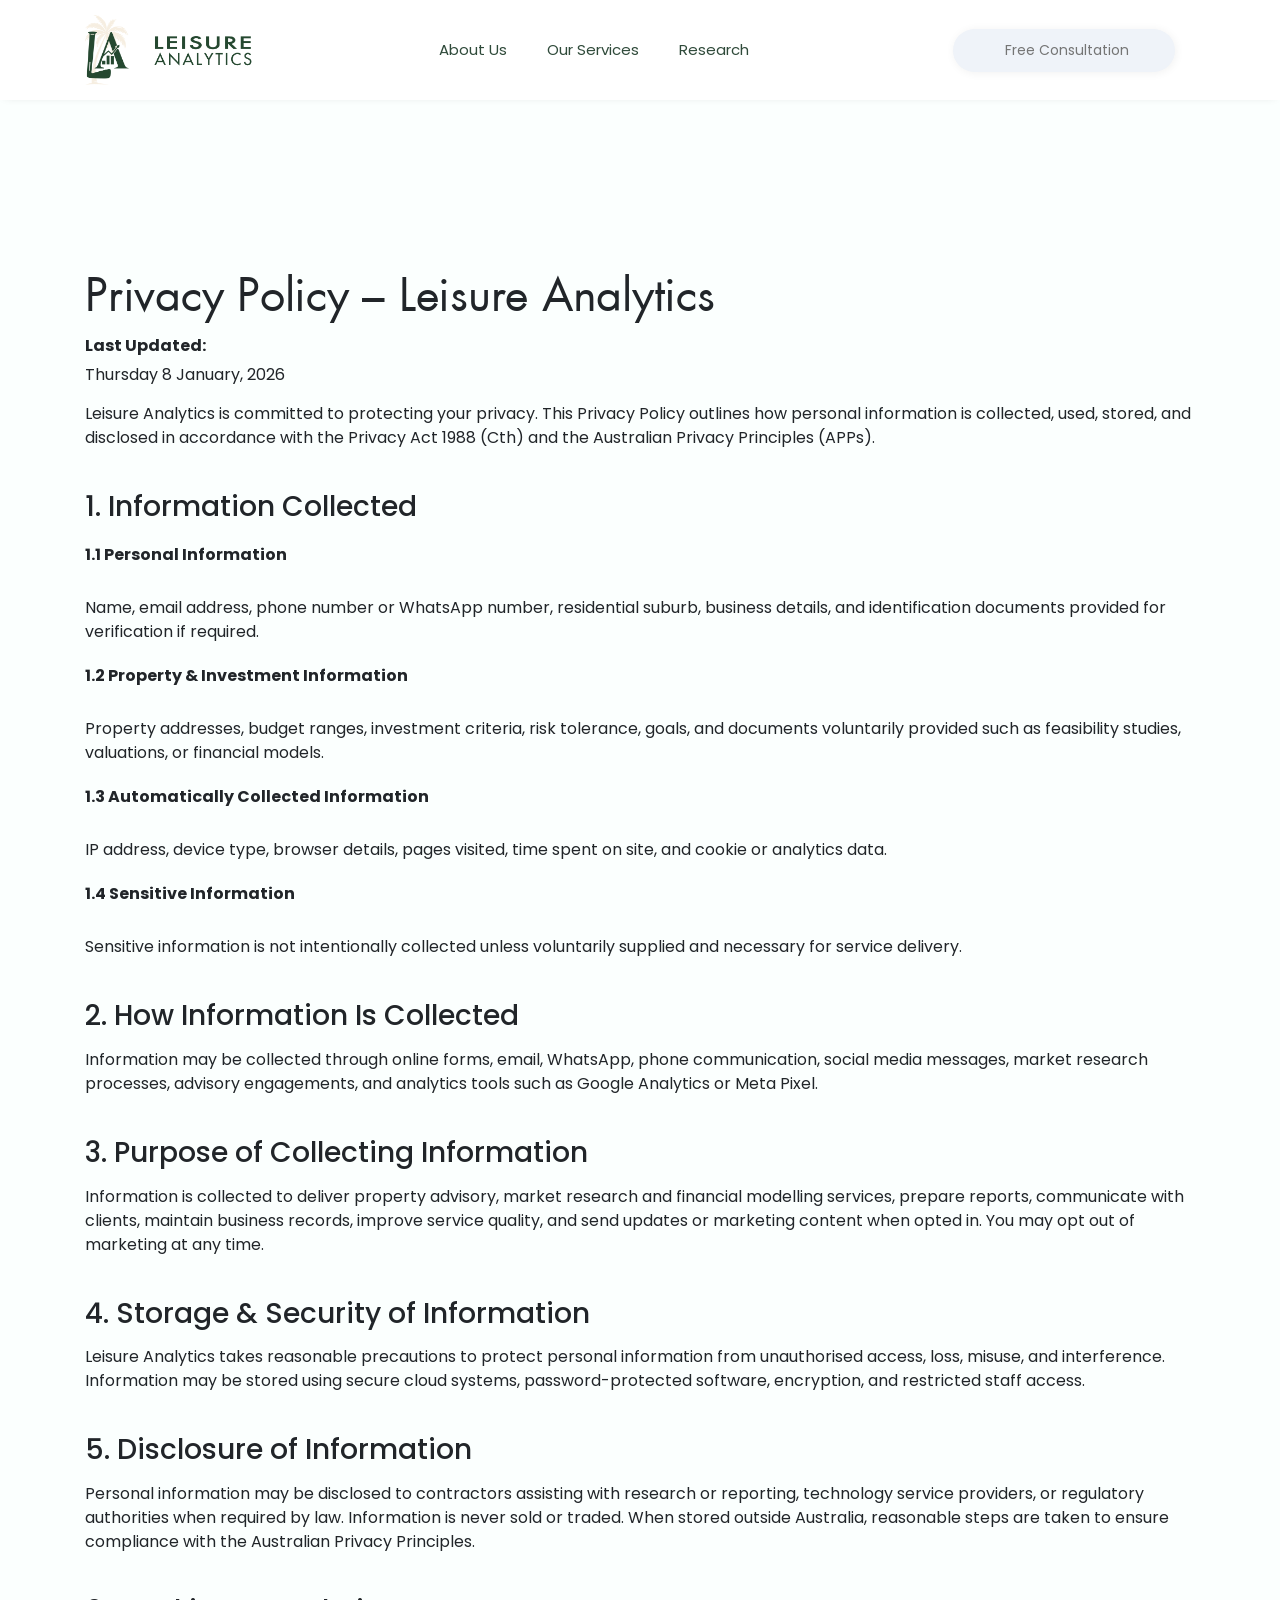
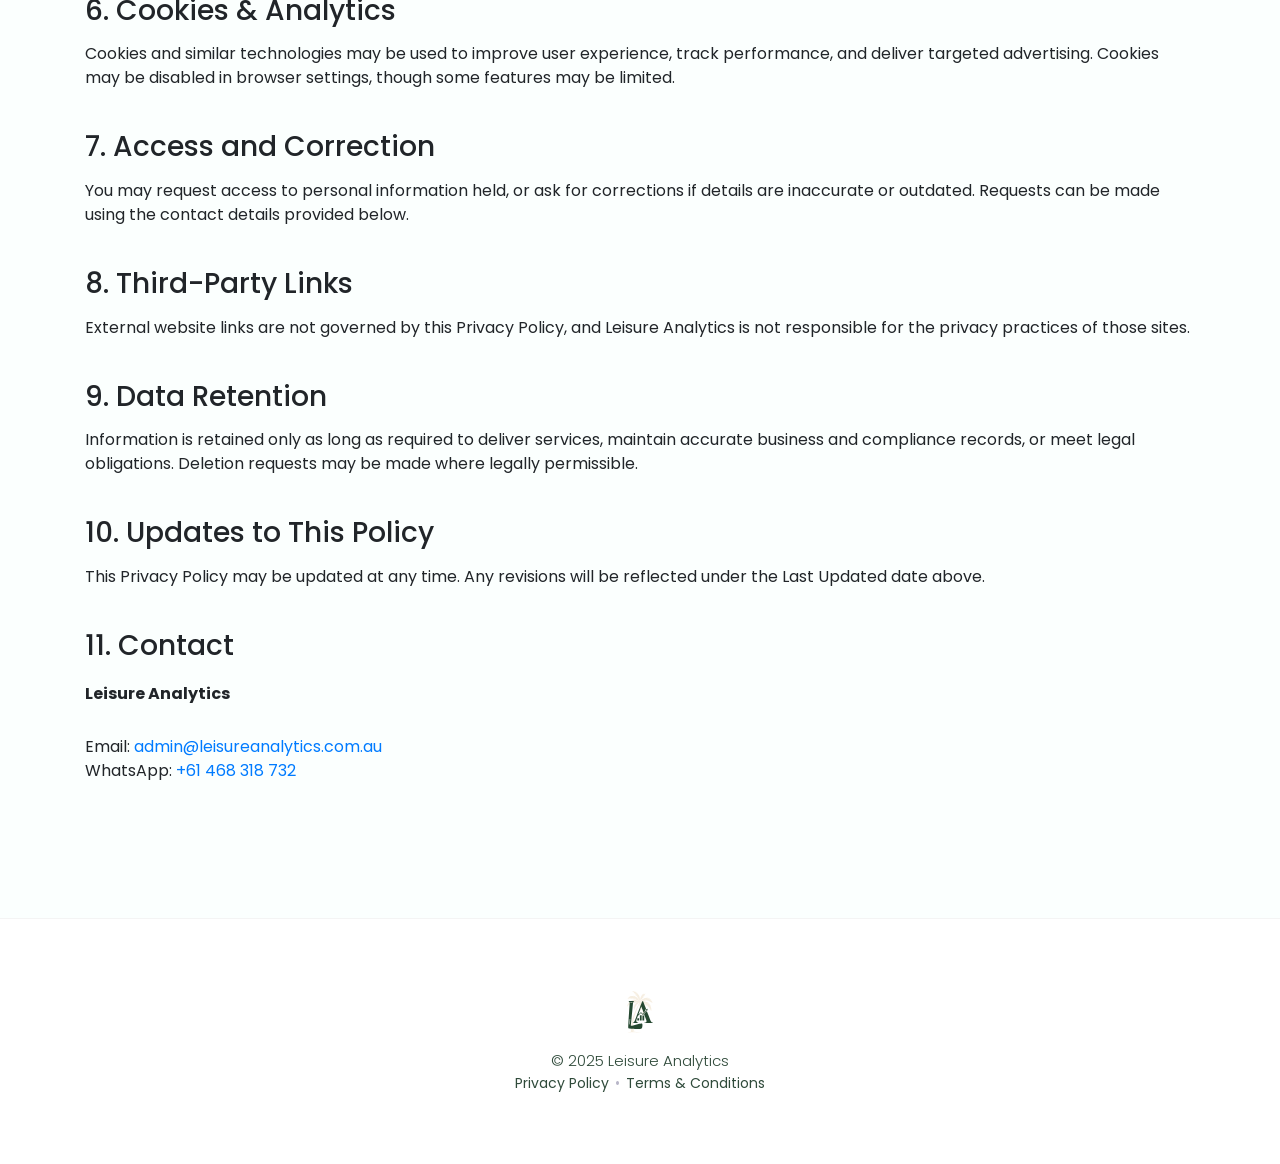
<file: privacy-policy.html>
<!DOCTYPE html>
<html lang="en">

<head>
    <meta charset="UTF-8">
    <meta name="viewport" content="width=device-width, initial-scale=1.0">
    <title>Privacy Policy | Leisure Analytics</title>

    <!-- SEO -->
    <meta name="description" content="Leisure Analytics' commitment to protecting your privacy. Read our Privacy Policy to understand how we handle your information.">
    <meta name="keywords" content="Privacy Policy, data protection, Leisure Analytics, Australian Privacy Principles">

    <!-- Favicon -->
    <link rel="icon" href="img/favicon.ico.png" type="image/x-icon">

    <!-- Google Font -->
    <link href="https://fonts.googleapis.com/css?family=Poppins:100,200,300,400,500,600,700,800,900" rel="stylesheet">

    <!-- CSS Framework & Plugins -->
    <link rel="stylesheet" href="css/bootstrap.min.css">
    <link rel="stylesheet" href="css/plugins/animate.css">
    <link rel="stylesheet" href="css/plugins/slick.css">
    <link rel="stylesheet" href="css/plugins/slick-theme.css">
    <link rel="stylesheet" href="css/plugins/magnific-popup.css">
    <link rel="stylesheet" href="css/main.css">
    <script src="https://code.jquery.com/jquery-3.6.0.min.js"></script>


    
</head>

<body>
    <!-- Navbar -->
   <nav class="navbar navbar-expand-lg navbar-light nav-research fixed-top">
        <div class="container">
<a href="index.html">
    <img src="img/logo.png" style="height: 70px;" alt="Leisure Analytics logo">
</a>
            <button class="navbar-toggler" type="button" data-toggle="collapse" data-target="#navbarNavDropdown"
                aria-controls="navbarNavDropdown" aria-expanded="false" aria-label="Toggle navigation">
                <span class="navbar-toggler-icon"></span>
            </button>
            <div class="collapse navbar-collapse" id="navbarNavDropdown">
                <ul class="navbar-nav m-auto">
                    <li class="nav-item">
                        <a class="nav-link" href="about.html">About Us</a>
                    </li>
                    </li>

                    <li class="nav-item">
                        <a class="nav-link" href="#our-services">Our Services</a>
                    </li>
                    <li class="nav-item">
                        <a class="nav-link" href="research.html">Research</a>
                    </li>
                </ul>
                <a href="https://calendly.com/sam-leisureanalytics" class="btn-1">
                    <i aria-hidden="true" style="margin-right:6px; color:#28a745;"></i>Free Consultation
                </a>
            </div>
        </div>
    </nav>

    <!-- Privacy Policy Section -->
    <section class="worked" id="privacy-policy" style="margin-top: 40px;">
        <div class="container">
            <div class="row">
                <div class="col-lg-12">
                    <div class="box">
                        <h2>Privacy Policy – Leisure Analytics</h2>
                        <div class="line"></div>
                        <div class="text-and-image">
                            <p><strong>Last Updated:</strong> Thursday 8 January, 2026</p>
                            <p>Leisure Analytics is committed to protecting your privacy. This Privacy Policy outlines how personal information is collected, used, stored, and disclosed in accordance with the Privacy Act 1988 (Cth) and the Australian Privacy Principles (APPs).</p>

                            <h3>1. Information Collected</h3>
                            <p><strong>1.1 Personal Information</strong><br>Name, email address, phone number or WhatsApp number, residential suburb, business details, and identification documents provided for verification if required.</p>
                            <p><strong>1.2 Property & Investment Information</strong><br>Property addresses, budget ranges, investment criteria, risk tolerance, goals, and documents voluntarily provided such as feasibility studies, valuations, or financial models.</p>
                            <p><strong>1.3 Automatically Collected Information</strong><br>IP address, device type, browser details, pages visited, time spent on site, and cookie or analytics data.</p>
                            <p><strong>1.4 Sensitive Information</strong><br>Sensitive information is not intentionally collected unless voluntarily supplied and necessary for service delivery.</p>

                            <h3>2. How Information Is Collected</h3>
                            <p>Information may be collected through online forms, email, WhatsApp, phone communication, social media messages, market research processes, advisory engagements, and analytics tools such as Google Analytics or Meta Pixel.</p>

                            <h3>3. Purpose of Collecting Information</h3>
                            <p>Information is collected to deliver property advisory, market research and financial modelling services, prepare reports, communicate with clients, maintain business records, improve service quality, and send updates or marketing content when opted in. You may opt out of marketing at any time.</p>

                            <h3>4. Storage & Security of Information</h3>
                            <p>Leisure Analytics takes reasonable precautions to protect personal information from unauthorised access, loss, misuse, and interference. Information may be stored using secure cloud systems, password-protected software, encryption, and restricted staff access.</p>

                            <h3>5. Disclosure of Information</h3>
                            <p>Personal information may be disclosed to contractors assisting with research or reporting, technology service providers, or regulatory authorities when required by law. Information is never sold or traded. When stored outside Australia, reasonable steps are taken to ensure compliance with the Australian Privacy Principles.</p>

                            <h3>6. Cookies & Analytics</h3>
                            <p>Cookies and similar technologies may be used to improve user experience, track performance, and deliver targeted advertising. Cookies may be disabled in browser settings, though some features may be limited.</p>

                            <h3>7. Access and Correction</h3>
                            <p>You may request access to personal information held, or ask for corrections if details are inaccurate or outdated. Requests can be made using the contact details provided below.</p>

                            <h3>8. Third-Party Links</h3>
                            <p>External website links are not governed by this Privacy Policy, and Leisure Analytics is not responsible for the privacy practices of those sites.</p>

                            <h3>9. Data Retention</h3>
                            <p>Information is retained only as long as required to deliver services, maintain accurate business and compliance records, or meet legal obligations. Deletion requests may be made where legally permissible.</p>

                            <h3>10. Updates to This Policy</h3>
                            <p>This Privacy Policy may be updated at any time. Any revisions will be reflected under the Last Updated date above.</p>

                            <h3>11. Contact</h3>
                            <p><strong>Leisure Analytics</strong><br>
                                Email: <a href="mailto:sam@leisureanalytics.com.au">admin@leisureanalytics.com.au</a><br>
                                WhatsApp: <a href="https://wa.me/61468318732">+61 468 318 732</a>
                            </p>
                        </div>
                    </div>
                </div>
            </div>
        </div>
    </section>

    <!-- Footer (reused from index) -->
    <footer class="footer">
        <div class="container text-center">
            <div class="content">
                <img src="img/Footer-logo.svg" alt="Logo" style="height: 46px; width: 50px;">
                <p>© 2025 Leisure Analytics</p>
                <div class="footer-links">
                    <a class="nav-link small-link" href="privacy-policy.html">Privacy Policy</a>
                    <span class="dot">•</span>
                    <a class="nav-link small-link" href="terms.html">Terms & Conditions</a>
                </div>
            </div>
        </div>
    </footer>

    <!-- Scripts -->
    <script src="js/plugins/popper.min.js"></script>
    <script src="js/bootstrap.min.js"></script>
</body>

</html>
</file>
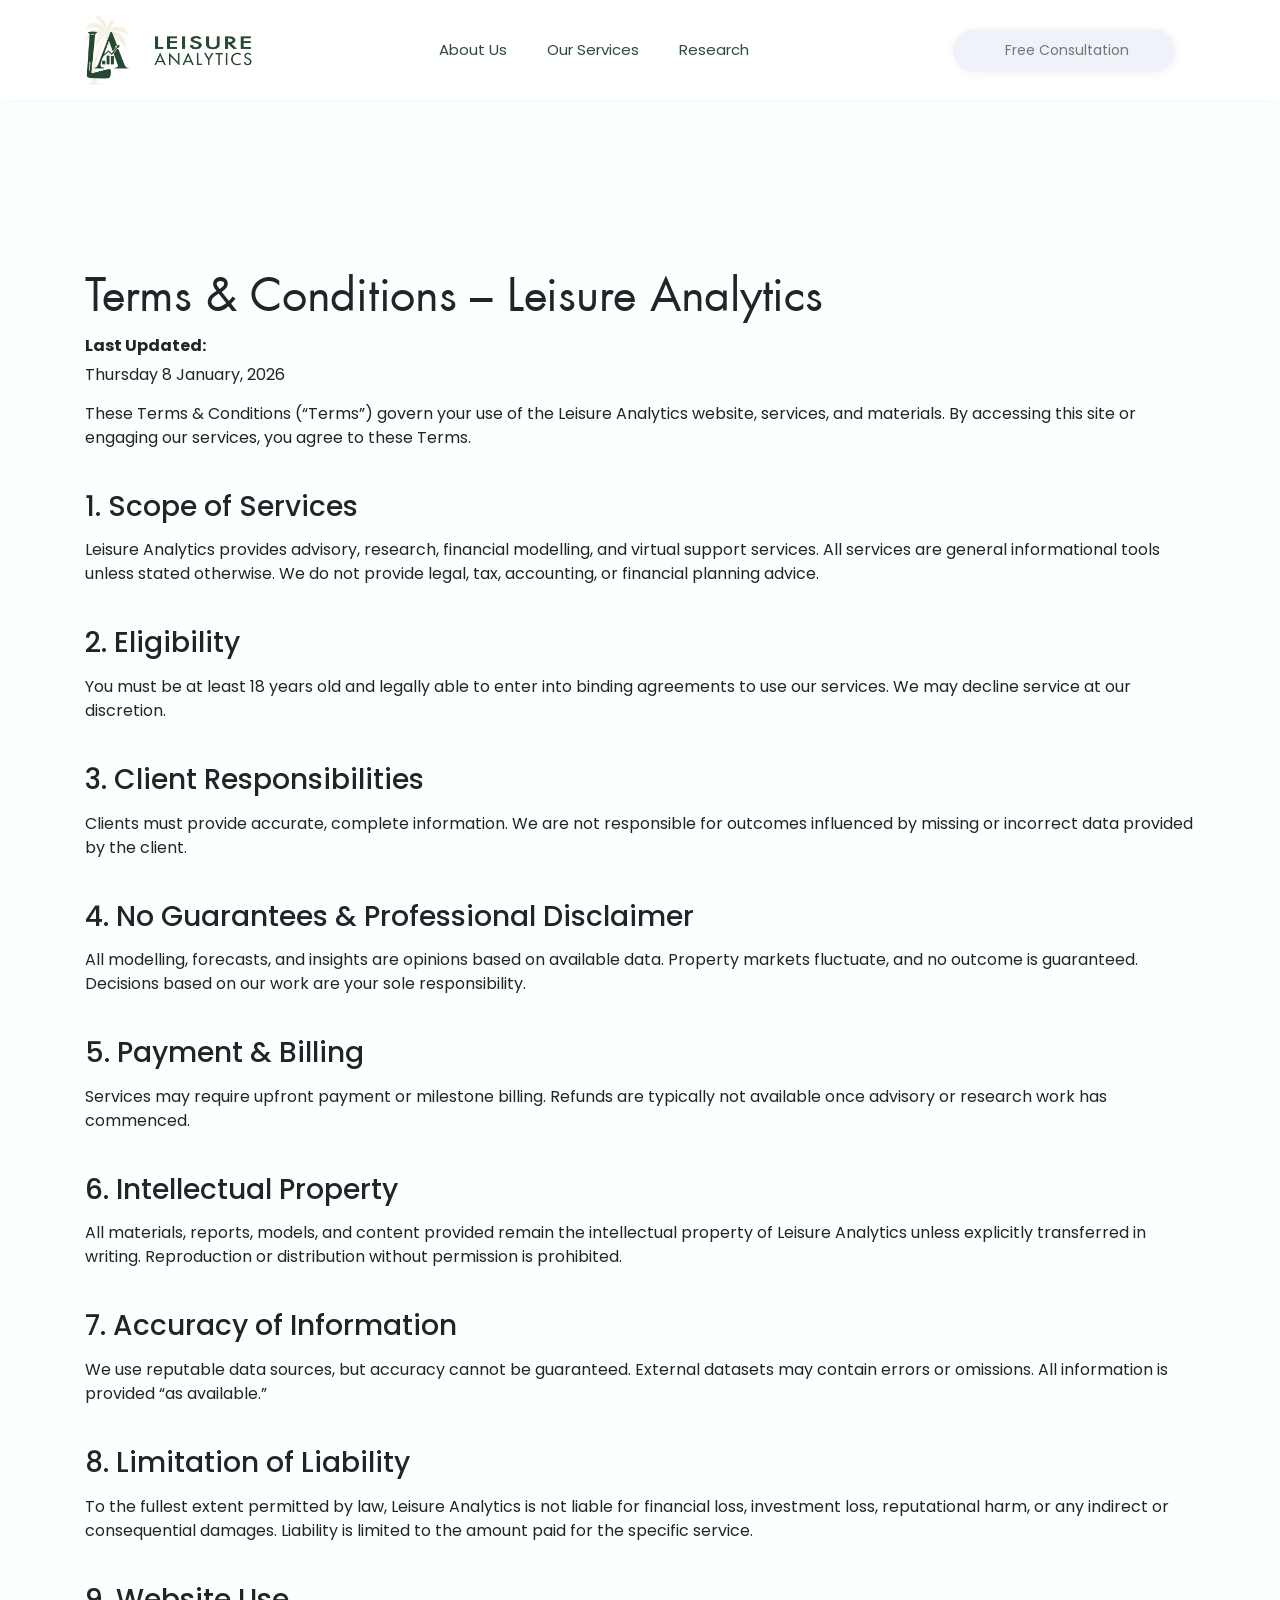
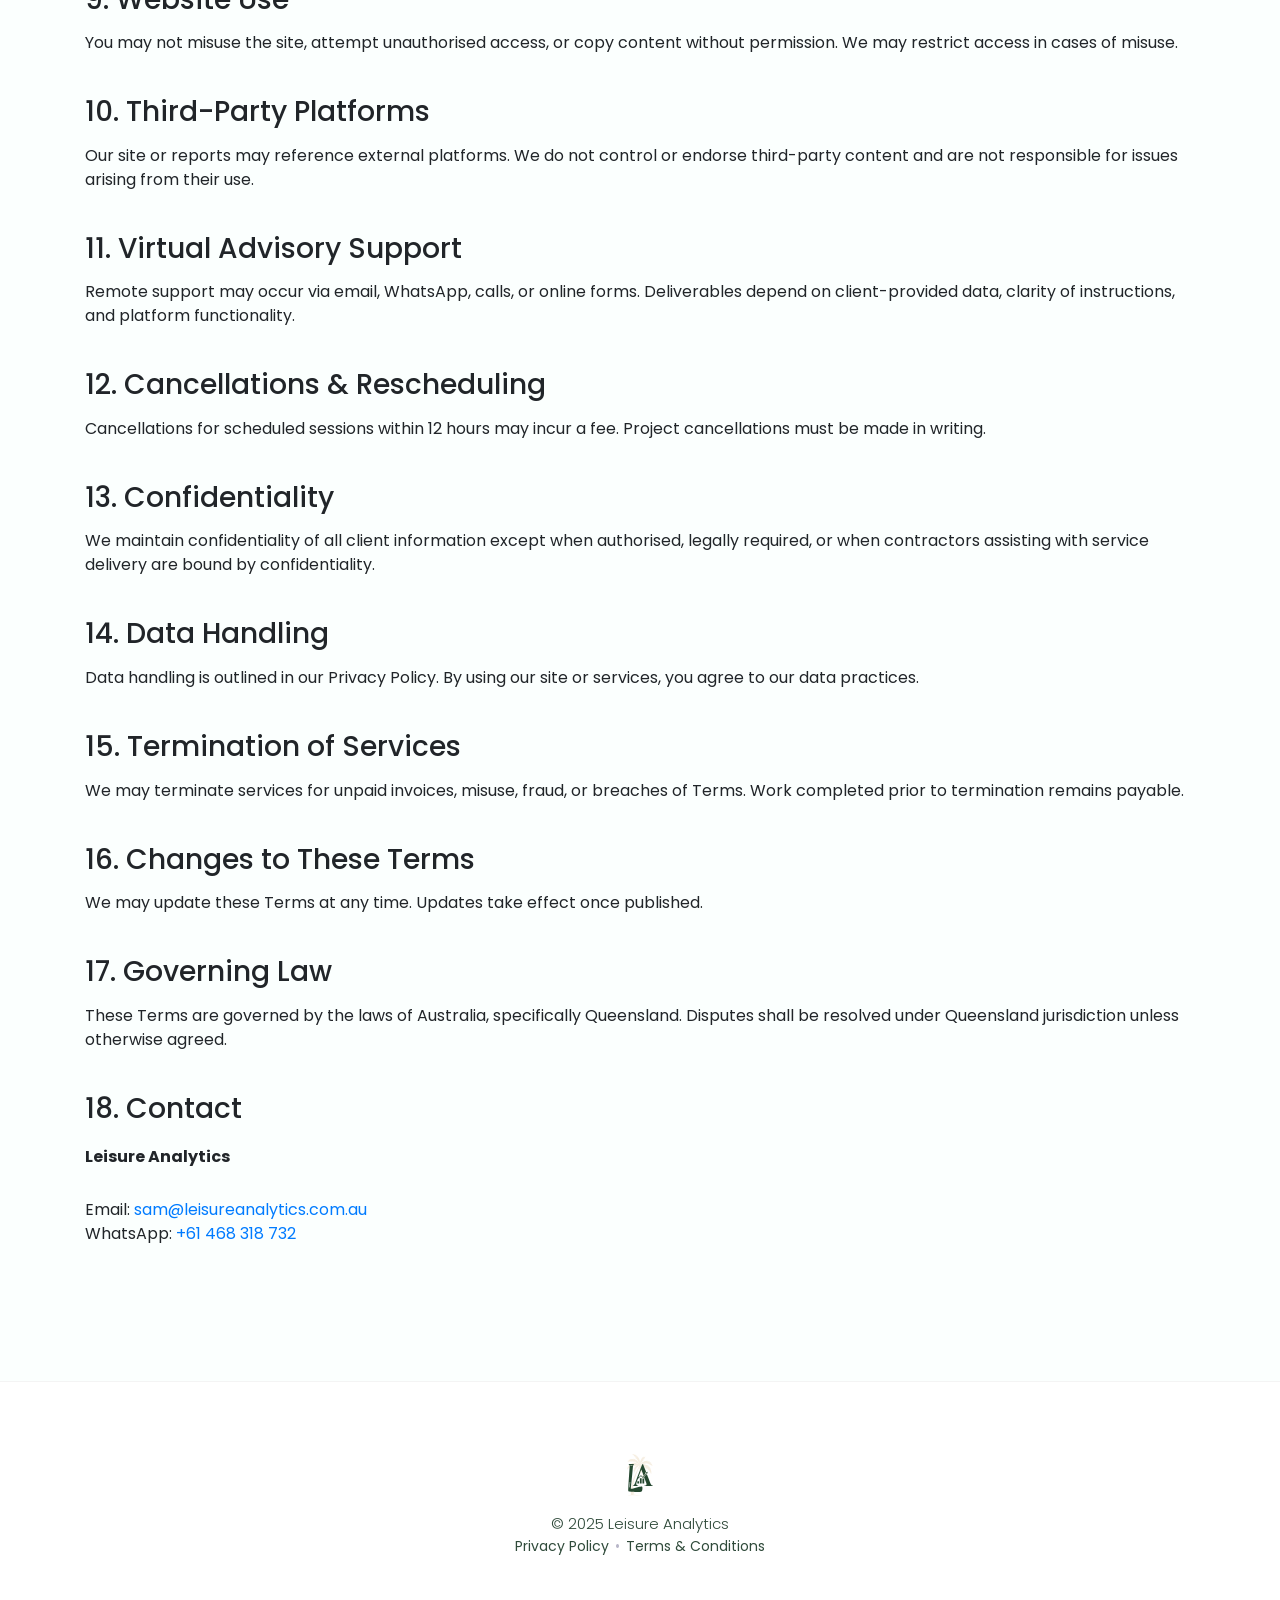
<file: terms.html>
<!DOCTYPE html>
<html lang="en">

<head>
    <meta charset="UTF-8">
    <meta name="viewport" content="width=device-width, initial-scale=1.0">
    <title>Terms & Conditions | Leisure Analytics</title>

    <!-- SEO -->
    <meta name="description" content="Terms and Conditions of using Leisure Analytics services and website.">
    <meta name="keywords" content="Terms and Conditions, Terms of Use, Leisure Analytics">

    <link rel="icon" href="img/favicon.ico.png" type="image/x-icon">
    <link href="https://fonts.googleapis.com/css?family=Poppins:100,200,300,400,500,600,700,800,900" rel="stylesheet">

    <link rel="stylesheet" href="css/bootstrap.min.css">
    <link rel="stylesheet" href="css/plugins/animate.css">
    <link rel="stylesheet" href="css/plugins/slick.css">
    <link rel="stylesheet" href="css/plugins/slick-theme.css">
    <link rel="stylesheet" href="css/plugins/magnific-popup.css">
    <link rel="stylesheet" href="css/main.css">
    <script src="https://code.jquery.com/jquery-3.6.0.min.js"></script>

</head>

<body>
    <!-- Navbar -->
    <nav class="navbar navbar-expand-lg navbar-light nav-research fixed-top">
        <div class="container">
<a href="index.html">
    <img src="img/logo.png" style="height: 70px;" alt="Leisure Analytics logo">
</a>
            <button class="navbar-toggler" type="button" data-toggle="collapse" data-target="#navbarNavDropdown"
                aria-controls="navbarNavDropdown" aria-expanded="false" aria-label="Toggle navigation">
                <span class="navbar-toggler-icon"></span>
            </button>
            <div class="collapse navbar-collapse" id="navbarNavDropdown">
                <ul class="navbar-nav m-auto">
                    <li class="nav-item">
                        <a class="nav-link" href="about.html">About Us</a>
                    </li>
                    </li>

                    <li class="nav-item">
                        <a class="nav-link" href="#our-services">Our Services</a>
                    </li>
                    <li class="nav-item">
                        <a class="nav-link" href="research.html">Research</a>
                    </li>
                </ul>
                <a href="https://calendly.com/sam-leisureanalytics" class="btn-1">
                    <i aria-hidden="true" style="margin-right:6px; color:#28a745;"></i>Free Consultation
                </a>
            </div>
        </div>
    </nav>

    <!-- Terms Section -->
    <section class="worked" id="terms" style="margin-top: 40px;">
        <div class="container">
            <div class="row">
                <div class="col-lg-12">
                    <div class="box">
                        <h2>Terms & Conditions – Leisure Analytics</h2>
                        <div class="line"></div>
                        <div class="text-and-image">
                            <p><strong>Last Updated:</strong> Thursday 8 January, 2026</p>

                            <p>These Terms & Conditions (“Terms”) govern your use of the Leisure Analytics website, services, and materials. By accessing this site or engaging our services, you agree to these Terms.</p>

                            <h3>1. Scope of Services</h3>
                            <p>Leisure Analytics provides advisory, research, financial modelling, and virtual support services. All services are general informational tools unless stated otherwise. We do not provide legal, tax, accounting, or financial planning advice.</p>

                            <h3>2. Eligibility</h3>
                            <p>You must be at least 18 years old and legally able to enter into binding agreements to use our services. We may decline service at our discretion.</p>

                            <h3>3. Client Responsibilities</h3>
                            <p>Clients must provide accurate, complete information. We are not responsible for outcomes influenced by missing or incorrect data provided by the client.</p>

                            <h3>4. No Guarantees & Professional Disclaimer</h3>
                            <p>All modelling, forecasts, and insights are opinions based on available data. Property markets fluctuate, and no outcome is guaranteed. Decisions based on our work are your sole responsibility.</p>

                            <h3>5. Payment & Billing</h3>
                            <p>Services may require upfront payment or milestone billing. Refunds are typically not available once advisory or research work has commenced.</p>

                            <h3>6. Intellectual Property</h3>
                            <p>All materials, reports, models, and content provided remain the intellectual property of Leisure Analytics unless explicitly transferred in writing. Reproduction or distribution without permission is prohibited.</p>

                            <h3>7. Accuracy of Information</h3>
                            <p>We use reputable data sources, but accuracy cannot be guaranteed. External datasets may contain errors or omissions. All information is provided “as available.”</p>

                            <h3>8. Limitation of Liability</h3>
                            <p>To the fullest extent permitted by law, Leisure Analytics is not liable for financial loss, investment loss, reputational harm, or any indirect or consequential damages. Liability is limited to the amount paid for the specific service.</p>

                            <h3>9. Website Use</h3>
                            <p>You may not misuse the site, attempt unauthorised access, or copy content without permission. We may restrict access in cases of misuse.</p>

                            <h3>10. Third-Party Platforms</h3>
                            <p>Our site or reports may reference external platforms. We do not control or endorse third-party content and are not responsible for issues arising from their use.</p>

                            <h3>11. Virtual Advisory Support</h3>
                            <p>Remote support may occur via email, WhatsApp, calls, or online forms. Deliverables depend on client-provided data, clarity of instructions, and platform functionality.</p>

                            <h3>12. Cancellations & Rescheduling</h3>
                            <p>Cancellations for scheduled sessions within 12 hours may incur a fee. Project cancellations must be made in writing.</p>

                            <h3>13. Confidentiality</h3>
                            <p>We maintain confidentiality of all client information except when authorised, legally required, or when contractors assisting with service delivery are bound by confidentiality.</p>

                            <h3>14. Data Handling</h3>
                            <p>Data handling is outlined in our Privacy Policy. By using our site or services, you agree to our data practices.</p>

                            <h3>15. Termination of Services</h3>
                            <p>We may terminate services for unpaid invoices, misuse, fraud, or breaches of Terms. Work completed prior to termination remains payable.</p>

                            <h3>16. Changes to These Terms</h3>
                            <p>We may update these Terms at any time. Updates take effect once published.</p>

                            <h3>17. Governing Law</h3>
                            <p>These Terms are governed by the laws of Australia, specifically Queensland. Disputes shall be resolved under Queensland jurisdiction unless otherwise agreed.</p>

                            <h3>18. Contact</h3>
                            <p><strong>Leisure Analytics</strong><br>
                                Email: <a href="mailto:sam@leisureanalytics.com.au">sam@leisureanalytics.com.au</a><br>
                                WhatsApp: <a href="https://wa.me/61468318732">+61 468 318 732</a>
                            </p>
                        </div>
                    </div>
                </div>
            </div>
        </div>
    </section>

    <!-- Footer -->
    <footer class="footer">
        <div class="container text-center">
            <div class="content">
                <img src="img/Footer-logo.svg" alt="Logo" style="height: 46px; width: 50px;">
                <p>© 2025 Leisure Analytics</p>
                <div class="footer-links">
                    <a class="nav-link small-link" href="privacy-policy.html">Privacy Policy</a>
                    <span class="dot">•</span>
                    <a class="nav-link small-link" href="terms.html">Terms & Conditions</a>
                </div>
            </div>
        </div>
    </footer>

    <!-- Scripts -->
    <script src="js/plugins/popper.min.js"></script>
    <script src="js/bootstrap.min.js"></script>
</body>

</html>
</file>
<file: css/main.css>
/* ----------------------------------

Name: main.css
Version: 1.0

-------------------------------------

Table of contents
        
    01. Navbar
    02. Slider
    03. Features
    04. Join
    05. Get Started
    06. Customer
    07. Testimonials
    08. Our Team
    09. Worked
    10. Download
    11. Video
    12. Media
    13. Our Price
    14. Clients
    15. Contact Us
    16. Footer
    17. Page Loading
    18. Media Query
*/

/* ==============================
   GLOBAL SECTION SPACING SYSTEM
   ============================== */

:root {
    --section-pad-desktop: 120px;
    --section-pad-mobile: 80px;
    /* keeps rhythm on small screens */
}

/* Default: every section has consistent top/bottom spacing */
section {
    padding: var(--section-pad-desktop) 0;
}

section.slider {
    padding: 0;
    min-height: calc(100vh - 100px);
    display: flex;
    align-items: center;
}

section.slider .content {
    margin-top: 0;
    padding-top: 0;
}

/* STOP headings from adding extra space above/below */
section h1,
section h2,
section h3,
section p {
    margin-top: 0;
    margin-bottom: 0;
}

/* Only add bottom spacing intentionally */
section h2 {
    margin-bottom: 0.5rem;
    /* tweak if needed */
}


@font-face {
    font-family: "Futura Book";
    src: url("../fonts/Futura-Book.woff2") format("woff2"),
        url("../fonts/Futura-Book.woff") format("woff"),
        url("../fonts/Futura-Book.ttf") format("truetype");
    font-weight: 300;
    font-style: normal;
    font-display: swap;
}

h1 {
    font-family: "Futura Book", "Futura PT", "Avenir Next", "Inter", sans-serif !important;
    font-weight: 300;
    font-size: clamp(2.8rem, 6vw, 4.5rem);
    line-height: 1.1;
    letter-spacing: -0.5px;
}

h2 {
    font-family: "Futura Book", "Futura PT", "Avenir Next", "Inter", sans-serif;
    font-weight: 300;
    font-size: clamp(1.8rem, 4vw, 2.8rem);
    line-height: 1.2;
    letter-spacing: -0.25px;
    margin-bottom: 1rem;
    /* optional, but usually tidy */
}


/* Consistent section headings everywhere */
.heading h2 {
    font-size: 30px;
    font-weight: 700;
    color: #4a545e;
    margin: 0 0 15px;
    padding: 0;
    letter-spacing: -0.25px;
}

/* keep the line consistent too (optional) */
.heading .line {
    background: linear-gradient(135deg, #B8B6C8 0%, #8FA2B1 100%);
    height: 2px;
    width: 50px;
}


body {
    font-family: 'Poppins', sans-serif;
    background: #fbfffe;
}





/*--------------------------------------------------
[1. Start Navbar]
--------------------------------------------------*/
.navbar {
    padding: 20px 0;
    background: transparent;
}


.navbar .nav-item {
    padding: 0;
    margin: 0;
}

.navbar .nav-item .nav-link {
    padding: 0;
    margin: 0 0 0 45px;
    font-size: 15px;
    color: #ffffff;
    font-weight: 400;
    transition: all 0.4s ease-in-out;
}

.navbar .nav-item .nav-link:hover {
    color: #507bf5;
}

.navbar .btn-1 {
    background: #ffffff;
    box-shadow: 1px 1px 10px 0 rgba(0, 0, 0, 0.06);
    border: 1px solid rgba(0, 0, 0, 0);
    text-decoration: none;
    color: #757575;
    border-radius: 65px;
    padding: 10px 45px;
    font-size: 14px;
    font-weight: 400;
    margin-left: 45px;
    transition: all 0.2s ease-in;

}

.navbar .btn-1:hover {
    background: transparent;
    border: 1px solid #ffffff;
    box-shadow: 1px 1px 30px 0 rgba(0, 0, 0, 0);
    color: #ffffff;

}

/* Existing Navbar Styles */

/* New Navbar Styles for Research Page */
.nav-research {
    position: fixed;
    top: 0;
    width: 100%;
    height: 100px;
    padding: 0;
    background: rgba(255, 255, 255) !important;
    z-index: 1000;
    /* Ensure it's above other elements */
    color: #ffffff;
    font-weight: 400;
    box-shadow: 0 0 10px -5px rgb(0, 0, 0, 0.2);
    transition: all 0.4s ease-in-out;
}

.nav-research .nav-item {
    padding: 0;
    margin: 0;
}

.nav-research .nav-item .nav-link {
    padding: 0;
    margin: auto 20px;
    font-size: 15px;
    color: #2F4A3A;
    font-weight: 400;
    transition: all 0.4s ease-in-out;
    text-align: center;
}

.nav-research .nav-item .nav-link:hover {
    color: #B8B6C8;
}

.nav-research .btn-1 {
    background: #EFF3F9;
    box-shadow: 1px 1px 10px 0 rgba(0, 0, 0, 0.06);
    border: 1px solid rgba(0, 0, 0, 0);
    text-decoration: none;
    color: #757575;
    border-radius: 65px;
    padding: 10px 45px;
    font-size: 14px;
    font-weight: 400;
    margin: 0 20px;
    text-align: center;
    transition: all 0.2s ease-in;
}

.nav-research .btn-1:hover {
    background: transparent;
    border: 1px solid #254830;
    box-shadow: 1px 1px 30px 0 rgba(0, 0, 0, 0);
    color: #254830;
}



/*--------------------------------------------------
[2. Start Slider]
--------------------------------------------------*/




.slider {
    position: relative;
    background: url("../img/Homepage.webp") center center no-repeat;
    background-size: cover;
    height: calc(100vh - 100px);
}

.slider::before {
    content: "";
    position: absolute;
    top: 0;
    left: 0;
    width: 100%;
    height: 100%;
    background-color: rgba(0, 0, 0, 0.5);
    z-index: 0;
    /* Adjusted z-index */
}

.slider .content {
    position: relative;
    z-index: 1;
    /* Ensure content appears above the tint overlay */
}

.slider .content {
    padding-top: 20px;
    margin-top: 40px;

}

.slider .content h1 {
    font-size: 50px;
    font-weight: 800;
    margin: 0;
    padding: 0;
    margin-bottom: 5px;

}

.slider .content p {
    font-size: 18px;
    font-weight: 300;
    line-height: 25px;
    margin: 10px auto 20px auto;
}

/*--------------------------------------------------
[3. Start Features]
--------------------------------------------------*/

.features .heading {
    margin-bottom: 40px;
}

.features .heading h2 {
    font-size: 30px;
    font-weight: 700;
    color: #4a545e;
    margin: 0;
    padding: 0;
    margin-bottom: 15px;
}

.features .heading .line {
    background: linear-gradient(135deg, #B8B6C8 0%, #8FA2B1 100%);
    height: 2px;
    width: 50px;
}

.features .heading p {
    font-size: 15px;
    font-weight: 300;
    color: #8995a1;
    line-height: 25px;
    padding: 0;
    margin: 15px 0 0;
}

.slick-track {
    display: flex;
    align-items: stretch;
}

.features .box {
    box-shadow: 2px 2px 20px 0 rgba(0, 0, 0, 0.07);
    padding: 35px 10px 25px 10px;
    margin: 10px 15px;
    border-radius: 5px;
    height: auto;
    display: flex;
    flex-direction: column;
}

.features .box img {
    height: 30%;
    width: fit-content;
    margin: 0 auto !important;
}

.features .box h3 {
    font-size: 18px;
    font-weight: 500;
    color: #596570;
    margin: 25px 0 10px;
}

.features .box p {
    font-size: 15px;
    font-weight: 300;
    color: #8995a1;
    line-height: 26px;
    margin: 0;
}

li {
    font-size: 15px;
    font-weight: 300;
    color: #8995a1;
    line-height: 26px;
    margin: 0;
}

/*--------------------------------------------------
[3. Start Research]
--------------------------------------------------*/
.research {
    position: relative;
    background: url("../img/Thailand.webp") center center no-repeat;
    background-size: cover;

}

.research .heading {
    margin-bottom: 40px;
}

.research .heading h2 {
    font-size: 30px;
    font-weight: 700;
    color: white;
    margin: 0;
    margin-bottom: 15px;
}

.research .heading .line {
    background: linear-gradient(135deg, #B8B6C8 0%, #8FA2B1 100%);
    height: 2px;
    width: 50px;
}

.research .heading p {
    font-size: 15px;
    font-weight: 300;
    color: #8995a1;
    line-height: 25px;
    padding: 0;
    margin: 15px 0 0;
}

.research .box {
    box-shadow: 2px 2px 20px 0 rgba(0, 0, 0, 0.07);
    padding: 15px 10px;
    margin: 10px 10px;
    border-radius: 5px;
}

.research .box h3 {
    font-size: 18px;
    font-weight: 500;
    color: #596570;
    margin: 25px 0 10px;
}

.research .box p {
    font-size: 15px;
    font-weight: 300;
    color: #8995a1;
    line-height: 26px;
    margin: 0;
}

.research .box img {
    max-width: 100%;
    height: auto;
}

@media (max-width: 767px) {
    .research .box {
        padding: 30px 10px;
        /* Adjust padding for smaller devices */
    }

    .research .box h3 {
        font-size: 16px;
        /* Reduce heading font size */
    }

    .research .box p {
        font-size: 14px;
        /* Reduce paragraph font size */
    }
}

/*--------------------------------------------------
[4. Start About Us]
--------------------------------------------------*/

.about-us .content {
    box-shadow: 1px 1px 30px 0 rgba(0, 0, 0, 0.08);
    border-radius: 5px;
    padding: 50px;
}

.about-us .content .box {
    padding-right: 30px;
    padding-left: 10px;
}

.about-us .content .left-box {
    border-right: 1px solid #eeeded;
}

.about-us .content .box img {
    margin-bottom: 25px;
}

.about-us .content .box h3 {
    font-size: 20px;
    font-weight: 500;
    color: #e73d59;
    margin: 0;
    padding: 0;
    margin-bottom: 15px;
}

.about-us .content .box .dark-pink {
    color: #4a545e;
}

.about-us .content .box p {
    font-size: 15px;
    font-weight: 300;
    color: #8995a1;
    line-height: 26px;
    margin: 0;
}


/* Index founder mini card additions (safe) */
.founder-photo {
    width: 120px;
    height: 120px;
    object-fit: cover;
    border-radius: 50%;
    margin-bottom: 18px;
    box-shadow: 0 10px 25px rgba(0, 0, 0, 0.12);
}

.founder-name {
    margin: 0 0 10px;
    font-size: 16px;
    font-weight: 500;
    color: #4a545e;
}

.founder-mini {
    margin-top: 10px;
    font-size: 14px;
    font-weight: 300;
    color: #8995a1;
    line-height: 24px;
}

.founder-actions {
    margin-top: 14px;
}

/* bullet list that matches your existing paragraph styling */
.about-bullets {
    margin: 14px 0 0;
    padding-left: 18px;
    color: #8995a1;
    font-size: 15px;
    font-weight: 300;
    line-height: 26px;
}

.about-bullets li {
    margin-bottom: 6px;
}



/* -----------------------------
ABOUT PAGE (additions only)
----------------------------- */

body {
    padding-top: 100px;
}

/* adjust to your navbar height */


.about-bullets {
    margin: 16px 0 0;
    padding-left: 18px;
    color: #8995a1;
    font-size: 15px;
    font-weight: 300;
    line-height: 26px;
}

.about-bullets li {
    margin-bottom: 6px;
}

.mission-strip {
    margin-top: 10px;
    border-radius: 8px;
    padding: 28px 28px;
    background: rgba(0, 0, 0, 0.03);
    border: 1px solid #eeeded;
}

.mission-strip h4 {
    margin: 0 0 8px;
    font-size: 18px;
    font-weight: 600;
    color: #4a545e;
}

.mission-strip p {
    margin: 0;
    font-size: 15px;
    font-weight: 300;
    color: #8995a1;
    line-height: 26px;
}

.about-hero .hero-cta {
    margin-top: 22px;
    display: inline-flex;
    gap: 12px;
    flex-wrap: wrap;
    justify-content: center;
}

/* Optional secondary button style that won't clash */
.btn-2 {
    display: inline-block;
    padding: 12px 28px;
    border-radius: 30px;
    border: 1px solid rgba(255, 255, 255, 0.55);
    color: #fff;
    background: transparent;
    transition: 0.3s;
    text-decoration: none;
}

.btn-2:hover {
    background: rgba(255, 255, 255, 0.12);
    color: #fff;
    text-decoration: none;
}

.founder-card {
    margin-top: 35px;
    box-shadow: 1px 1px 30px 0 rgba(0, 0, 0, 0.08);
    border-radius: 8px;
    padding: 40px;
    background: #fff;
}

.founder-photo {
    width: 180px;
    height: 180px;
    object-fit: cover;
    border-radius: 50%;
    box-shadow: 0 10px 25px rgba(0, 0, 0, 0.12);
    margin-bottom: 10px;
}

.founder-card h3 {
    margin: 0 0 6px;
    color: #4a545e;
    font-weight: 600;
}

.founder-subtitle {
    margin: 0 0 16px;
    color: #8995a1;
    font-weight: 300;
}

.founder-actions {
    margin-top: 18px;
    display: flex;
    gap: 12px;
    flex-wrap: wrap;
}

.founder-note {
    color: #8995a1;
    font-weight: 300;
}

.about-process {
    padding: 100px 0px;
}

/* Space between heading block and first content row */
.heading+.row {
    margin-top: 40px;
}

.process-box {
    box-shadow: 1px 1px 30px 0 rgba(0, 0, 0, 0.08);
    border-radius: 8px;
    padding: 28px;
    background: #fff;
    height: 100%;
}

.process-number {
    width: 38px;
    height: 38px;
    border-radius: 50%;
    display: inline-flex;
    align-items: center;
    justify-content: center;
    font-weight: 600;
    color: #fff;
    background: #4a545e;
    margin-bottom: 12px;
}

.process-box h4 {
    margin: 0 0 10px;
    font-size: 18px;
    font-weight: 600;
    color: #4a545e;
}

.process-box p {
    margin: 0;
    font-size: 15px;
    font-weight: 300;
    color: #8995a1;
    line-height: 26px;
}

/* If you don't have founder.jpg yet, this prevents ugly stretching */
@media (max-width: 767px) {
    .founder-card {
        padding: 28px;
    }
}


/*--------------------------------------------------
[5. Start Get Started]
--------------------------------------------------*/
.get-started {
    background: #B8B6C8;
    background-size: cover;
}

.get-started h2 {
    font-size: 30px;
    font-weight: 700;
    margin: 0;
    padding: 0;
}

.get-started p {
    font-size: 20px;
    font-weight: 300;
    margin: 15px;
}

.get-started .btn-1 {
    background: #ffffff;
    box-shadow: 1px 1px 10px 0 rgba(0, 0, 0, 0.06);
    border: 1px solid rgba(0, 0, 0, 0);
    text-decoration: none;
    color: #757575;
    border-radius: 65px;
    padding: 10px 45px;
    font-size: 14px;
    font-weight: 400;
    margin-top: 10px;
    display: inline-block;
    transition: all 0.2s ease-in;

}

.get-started .btn-1:hover {
    background: transparent;
    border: 1px solid #ffffff;
    box-shadow: 1px 1px 30px 0 rgba(0, 0, 0, 0);
    color: #ffffff;
}



/*--------------------------------------------------
[New Fade Effect]
--------------------------------------------------*/
#image-container {
    position: relative;
    min-height: 350px;
    /* adjust to your image height */
}

#image-container img {
    position: absolute;
    top: 0;
    left: 0;
    width: 100%;
    /* so they line up nicely */
    opacity: 0;
    transition: opacity 0.5s ease-in-out;
}

#image-container img.visible {
    opacity: 1;
}




/*--------------------------------------------------
[6. Start Customer]
--------------------------------------------------*/
.customer {
    background: url("../img/map-dots.png") center center no-repeat;
}

.customer .left .top {
    background: linear-gradient(135deg, #B8B6C8 0%, #8FA2B1 100%);
    color: #ffffff;
    font-size: 13px;
    font-weight: 300;
    border-radius: 4px;
    padding: 0 5px;
}

.customer .left h3 {
    font-size: 80px;
    color: #4a545e;
    font-weight: 400;
}

.customer .left h3 span {
    font-weight: 700;
}

.customer .left h4 {
    font-size: 25px;
    color: #4a545e;
    font-weight: 300;
}

.customer .left h4 span {
    font-weight: 700;
    margin-top: 15px;
}

.customer .left p {
    font-size: 15px;
    font-weight: 300;
    color: #8995a1;
    line-height: 26px;
    margin: 20px 0 0;
}

.customer .right h5 {
    font-size: 35px;
    font-weight: 700;
    color: #4a545e;
    margin-top: 20px;
}

.customer .right .p-1 {
    font-size: 20px;
    font-weight: 300;
    line-height: 30px;
    color: #8995a1;
}

.customer .right .p-2 {
    font-size: 15px;
    font-weight: 300;
    color: #8995a1;
    line-height: 26px;
    margin-bottom: 0;
}




/*--------------------------------------------------
[9. Start Worked]
--------------------------------------------------*/

#image-container img {
    display: none;
}
#image-container img.visible {
    display: block;
}


.our-services .box h2 {
    font-size: 35px;
    font-weight: 700;
    color: #4a545e;
    margin-bottom: 20px;
}

.our-services .box .line {
    background: linear-gradient(135deg, #B8B6C8 0%, #8FA2B1 100%);
    height: 2px;
    width: 50px;
}

.our-services .box p {
    font-size: 15px;
    font-weight: 300;
    color: #8995a1;
    line-height: 26px;
    margin: 20px 0 0;
    margin-bottom: 25px;
}

.our-services .box .btn-1 {
    background: linear-gradient(135deg, #B8B6C8 0%, #8FA2B1 100%);
    box-shadow: 1px 1px 10px 0 rgba(0, 0, 0, 0.06);
    border: 1px solid rgba(0, 0, 0, 0);
    text-decoration: none;
    color: #ffffff;
    border-radius: 65px;
    padding: 10px 45px;
    font-size: 14px;
    font-weight: 400;
    margin-top: 10px;
    display: inline-block;
    transition: all 0.2s ease-in;
}


/*--------------------------------------------------
[10. Start Other Services]
--------------------------------------------------*/
.other-services {
    background: #A9C1C6;
    background-size: cover;
    color: #ffffff;
}

.other-services h2 {
    font-size: 30px;
    font-weight: 500;
    margin: 0;
}

.other-services .btn-1 {
    background: #ffffff;
    box-shadow: 1px 1px 10px 0 rgba(0, 0, 0, 0.06);
    border: 1px solid rgba(0, 0, 0, 0);
    text-decoration: none;
    color: #757575;
    border-radius: 65px;
    padding: 10px 45px;
    font-size: 14px;
    font-weight: 400;
    transition: all 0.2s ease-in;

}

.other-services .content .btn-1:hover {
    background: transparent;
    border: 1px solid #ffffff;
    box-shadow: 1px 1px 30px 0 rgba(0, 0, 0, 0);
    color: #ffffff;
}



.testimonial {
    background: #2F4A3A;
    /* brand background */
    font-family: "Playfair Display", Georgia, serif;
}

.testimonial-quote {
    font-style: italic;
    font-size: 1.05rem;
    /* smaller + refined */
    line-height: 1.65;
    max-width: 720px;
    margin: 0 auto;
    letter-spacing: 0.3px;
    /* subtle print-like feel */
}

.testimonial-author {
    margin-top: 18px;
    font-weight: 600;
    font-size: 0.95rem;
    /* slightly smaller */
    letter-spacing: 0.5px;
}


/*--------------------------------------------------
[11. Start Video]
--------------------------------------------------*/



/* Pulse Animation */
.pulse {
    animation: pulse 1s infinite;
    animation-duration: 2s;
}

/* Keyframes */
@keyframes pulse {
    0% {
        -moz-box-shadow: 0 0 0 0 rgba(255, 255, 255, 0.3);
        box-shadow: 0 0 0 0 rgba(255, 255, 255, 0.5);
    }

    70% {
        -moz-box-shadow: 0 0 0 50px rgba(255, 255, 255, 0);
        box-shadow: 0 0 0 50px rgba(255, 255, 255, 0);
    }

    100% {
        -moz-box-shadow: 0 0 0 0 rgba(255, 255, 255, 0);
        box-shadow: 0 0 0 0 rgba(255, 255, 255, 0);
    }
}

.video .right h2 {
    font-size: 35px;
    font-weight: 700;
    color: #4a545e;
    margin-bottom: 20px;
}

.video .right .line {
    background: linear-gradient(135deg, #B8B6C8 0%, #8FA2B1 100%);
    height: 2px;
    width: 50px;
}

.video .right p {
    font-size: 15px;
    font-weight: 300;
    color: #8995a1;
    line-height: 26px;
    margin: 20px 0 0;
    margin-bottom: 20px;
}

.video .right .btn-1 {
    background: linear-gradient(135deg, #B8B6C8 0%, #8FA2B1 100%);
    box-shadow: 1px 1px 10px 0 rgba(0, 0, 0, 0.06);
    border: 1px solid rgba(0, 0, 0, 0);
    text-decoration: none;
    color: #ffffff;
    border-radius: 65px;
    padding: 10px 45px;
    font-size: 14px;
    font-weight: 400;
    margin-top: 10px;
    display: inline-block;
    transition: all 0.2s ease-in;
}


/*--------------------------------------------------
[12. Start Media]
--------------------------------------------------*/
.media .box {
    box-shadow: 2px 2px 20px 0 rgba(0, 0, 0, 0.09);
    padding: 30px;
    border-radius: 10px;
    transition: all .4s ease-in-out;
}

.media .box:hover {
    transform: scale(1.02);
}

.media .box h2 {
    font-size: 20px;
    font-weight: 400;
    color: #4a545e;
    margin: 0;
    padding: 0;
    margin-left: 20px;
}






/*--------------------------------------------------
[15. Start Contact]
--------------------------------------------------*/

.contact .heading {
    margin-bottom: 40px;
}


.contact .heading h2 {
    font-size: 30px;
    font-weight: 700;
    color: #4a545e;
    margin: 0;
    padding: 0;
    margin-bottom: 15px;
}

.contact .heading .line {
    background: linear-gradient(135deg, #B8B6C8 0%, #8FA2B1 100%);
    height: 2px;
    width: 50px;
}

.contact .heading p {
    font-size: 15px;
    font-weight: 300;
    color: #8995a1;
    line-height: 25px;
    padding: 0;
    margin: 15px 0 0;
}

.contact .main {
    background: #ffffff;
    box-shadow: 1px 1px 20px 0 rgba(0, 0, 0, 0.08);
}

.contact .main h3 {
    font-size: 20px;
    font-weight: 500;
    color: #4a545e;
    margin: 0;
    margin-bottom: 20px;
}

.contact .form-control {
    padding: 25px;
    font-size: 13px;
    margin-bottom: 10px;
    background: #f8f8f9;
    border: 0;
    border-radius: 5px;
}

.contact button.btn {
    padding: 10px;
    border-radius: 5px;
    font-size: 15px;
    background: rgba(61, 61, 60, 0.9);
    color: #ffffff;
}

.contact .main .left {
    padding: 40px 60px;
}

.contact .main .right {
    background: rgba(61, 61, 60, 0.9);
    background-size: cover;
    padding: 40px;
    color: #ffffff;
    height: 100%;
}

.contact .main .right h4 {
    font-size: 20px;
    font-weight: 500;
    margin-bottom: 30px;
}

.contact .main .right .info {
    margin-bottom: 35px;
}

.contact .main .right .info i {
    font-size: 25px;
    color: #cbcbed;
}

.contact .main .right .info span {
    font-size: 15px;
    font-weight: 300;
    line-height: 20px;
    margin-left: 15px;
}

.contact .main .right .social a {
    text-decoration: none;
    font-size: 30px;
    color: #ffffff;
    margin-right: 20px;
}






/*--------------------------------------------------
[16. Start Footer]
--------------------------------------------------*/
.footer {
    background: rgba(255, 255, 255, 0.9);
    border-top: 1px solid rgb(198, 198, 198, 0.2);
    background-size: cover;
    padding: 70px 0;
    color: #2F4A3A;
    /* softer grey */

}

.footer .content p {
    margin: 0;
    margin-top: 15px;
    font-size: 15px;
    font-weight: 300;
}

.footer-links {
    display: flex;
    justify-content: center;
    align-items: center;
    gap: 6px;
    width: 100%;
}

.footer-links .small-link {
    font-size: 14px;
    padding: 0;
    color: #2F4A3A;
    /* softer grey */
    text-decoration: none;
}

.footer-links .small-link:hover {
    color: #B8B6C8;
    /* slightly darker on hover */
}

.footer-links .dot {
    font-size: 14px;
    color: #B8B6C8;
    /* lighter grey for the dot */
}


/*--------------------------------------------------
[17. Start Page Loading]
--------------------------------------------------*/
.no-js #loader {
    display: none;
}

.js #loader {
    display: block;
    position: absolute;
    left: 100px;
    top: 0;
}

.se-pre-con {
    position: fixed;
    left: 0;
    top: 0;
    width: 100%;
    height: 100%;
    z-index: 9999;
    background: url("../img/loader/Preloader_2.gif") center no-repeat #fff;
}


/*--------------------------------------------------
[1. Popup
--------------------------------------------------*/
.popup {
    display: none;
    position: fixed;
    top: 0;
    left: 0;
    width: 100%;
    height: 100%;
    background-color: rgba(0, 0, 0, 0.7);
    /* Semi-transparent black */
    justify-content: center;
    align-items: center;
    z-index: 9999;
    /* Ensure the popup is on top of other elements */
}

.popup-content {
    background-color: #fff;
    padding: 20px;
    border-radius: 5px;
    position: relative;
    width: 500px;
    max-height: 300px;
    overflow-y: auto;
    /* Add a vertical scrollbar if needed */
}

/* For mobile responsiveness */
@media (max-width: 767px) {
    .popup-content {
        width: 90%;
        /* Adjust width for smaller screens */
        max-height: 300px;
        /* Remove maximum height for mobile */
        height: auto;
        /* Allow content to dictate height */
        overflow-y: auto;
        /* Add scrollbar if needed for smaller screens */
    }
}


.close-btn {
    position: absolute;
    top: 10px;
    right: 10px;
    cursor: pointer;
    font-size: 24px;
}






/*--------------------------------------------------
[1. Chart]
--------------------------------------------------*/

.transparent-button {
    background-color: transparent;
    border: none;
    cursor: pointer;
}

.transparent-button.clicked {
    color: #fff;
    /* Change the text color to indicate the button is clicked */
    background-color: #007bff;
    /* Change the background color to indicate the button is clicked */
}




.content-wrapper {
    padding-bottom: 60px;
    /* Adjust the value as needed, adding space for the footer */
    margin-bottom: -60px;
    /* Adjust the value as needed, compensating for the space added for the footer */
}


.transparent-button {
    background-color: transparent;
    border: none;
    outline: none;
    display: block;
    margin-bottom: 10px;
    cursor: pointer;
    /* Add this line to change cursor on hover */
}



a {
    color: white;
}


/* Normalize inner spacing of sections */
section>*:first-child {
    margin-top: 0 !important;
}

section>*:last-child {
    margin-bottom: 0 !important;
}


 #privacy-policy .box h3 {
    margin-top: 40px;
    margin-bottom: 15px;
  }

  #privacy-policy .box p {
    margin-bottom: 15px;
  }

  #privacy-policy .box p strong {
    display: block;
    margin-top: 20px;
    margin-bottom: 5px;
  }

  #privacy-policy .box a {
    color: #007bff;
    text-decoration: none;
  }

  #privacy-policy .box a:hover {
    text-decoration: underline;
  }

         #terms .box h3 {
            margin-top: 40px;
            margin-bottom: 15px;
        }

        #terms .box p {
            margin-bottom: 15px;
        }

        #terms .box p strong {
            display: block;
            margin-top: 20px;
            margin-bottom: 5px;
        }

        #terms .box a {
            color: #007bff;
            text-decoration: none;
        }

        #terms .box a:hover {
            text-decoration: underline;
        }
/*--------------------------------------------------
[18. Start Media Query]
--------------------------------------------------*/



/* Large devices (desktops, less than 1200px) */
@media (max-width: 1199.98px) {

    .our-services #image-container {

        min-height: 300px;
    }

    .slider {
        height: auto;
        padding: 90px 0;
    }
}

/* Medium devices (tablets, less than 992px) */
@media (max-width: 991.98px) {
    section {
        padding: var(--section-pad-mobile) 0;
    }

    .navbar {
        padding: 20px 30px;
        height: auto;
        background: rgba(255, 255, 255, 0.9);
    }

    .navbar .nav-item .nav-link {
        margin: 25px 0 0 0;
        text-align: left;

    }

    .navbar .btn-1 {
        margin: 0;
        display: inline-block;
        margin-top: 20px;
        margin-bottom: 20px;
    }

    .slider {
        height: auto;
        padding: 90px 0;
    }


    .testimonials .control {
        display: none;
    }

    .worked .box {
        margin-bottom: 40px;
    }



}

/* Small devices (landscape phones, less than 768px) */
@media (max-width: 767.98px) {
    .navbar {
        padding: 20px 30px;
        background: rgba(255, 255, 255, 0.9);
    }

    .navbar .nav-item .nav-link {
        margin: 0;
        margin: 15px 0;
    }

    .navbar .btn-1 {
        margin: 0;
        display: inline-block;
        margin-top: 20px;
        margin-bottom: 20px;
    }

    .slider {
        height: auto;
        padding: 90px 0;
    }

    .our-services #image-container {
        margin-top: 30px;
        position: relative;
        min-height: 400px;
    }

    .card-img-top {
        margin-top: 30px;
    }

    .join .content .left-box {
        border: none;
    }

    .join .content .box {
        margin-bottom: 30px;
    }

    .customer {
        text-align: center;
    }

    .customer .left {
        margin-bottom: 40px;
    }

    .testimonials .control {
        display: none;
    }

    .worked .box {
        margin-bottom: 40px;
    }

    .download h2 {
        margin-bottom: 30px;
    }

    .download {
        text-align: center;
    }

    .video .left {
        margin-bottom: 40px;
    }

    .media .box {
        margin: 10px 0;
    }

    .price {
        padding: 120px 0 90px 0;
    }

    .price .box {
        margin-bottom: 30px;
    }

    .price .box-center {
        margin-bottom: 30px;
    }

    .about-us .content .left-box {
        border: none;
    }

    .about-us .content {

        padding: 40px 30px;
    }

    .about-process .row {
        gap: 30px;
    }



}

@media (max-width: 575.98px) {


    .navbar {
        padding: 20px 30px;
        background: #EFF3F9;
    }

    .navbar .nav-item .nav-link {
        margin: 0;
        margin: 15px 0;
    }

    .navbar .btn-1 {
        margin: 0;
        display: inline-block;
        margin-top: 20px;
        margin-bottom: 20px;
    }

    .slider {
        height: auto;
        padding: 90px 0;
    }

    .our-services #image-container {

        min-height: 380px;
    }

    .join .content .left-box {
        border: none;
    }

    .join .content .box {
        margin-bottom: 30px;
    }

    .customer {
        text-align: center;
    }

    .customer .left {
        margin-bottom: 40px;
    }

    .testimonials .control {
        display: none;
    }

    .worked .box {
        margin-bottom: 40px;
    }

    .download h2 {
        margin-bottom: 30px;
    }

    .download {
        text-align: center;
    }

    .video .left {
        margin-bottom: 40px;
    }

    .media .box {
        margin: 10px 0;
    }

    .price {
        padding: 120px 0 90px 0;
    }

    .price .box {
        margin-bottom: 30px;
    }

    .price .box-center {
        margin-bottom: 30px;
    }

    .contact .main .left {
        padding: 40px 50px;
    }

}

@media (max-width:500px) {
    .our-services #image-container {

        min-height: 330px;
    }
}

@media (max-width:430px) {
    .our-services #image-container {

        min-height: 275px;
    }
}

/* Extra small devices (portrait phones, less than 576px) */
@media (max-width: 383.98px) {
    .navbar {
        padding: 20px 30px;
        background: rgba(255, 255, 255, 0.9);
    }

    .navbar .nav-item .nav-link {
        margin: 0;
        margin: 15px 0;
    }

    .navbar .btn-1 {
        margin: 0;
        display: inline-block;
        margin-top: 20px;
        margin-bottom: 20px;
    }

    .slider {
        height: auto;
        padding: 90px 0;
    }

    .our-services #image-container {
        min-height: 250px;
    }

    .join .content {
        text-align: center;
    }

    .join .content .left-box {
        border: none;
    }

    .join .content .box {
        margin-bottom: 30px;
    }

    .customer {
        text-align: center;
    }

    .customer .left {
        margin-bottom: 40px;
    }

    .testimonials .control {
        display: none;
    }

    .worked .box {
        margin-bottom: 40px;
    }

    .other-services h2 {
        margin-bottom: 30px;
    }

    .other-services {
        text-align: center;
    }

    .video .left {
        margin-bottom: 40px;
    }

    .media .box {
        margin: 10px 0;
    }

    .price {
        padding: 120px 0 90px 0;
    }

    .price .box {
        margin-bottom: 30px;
    }

    .price .box-center {
        margin-bottom: 30px;
    }

    .testimonials .carousel-item p {
        font-size: 14px;
    }
}

@media (max-width:350px) {
    .contact .main .left {
        padding: 20px 30px;
    }

    .contact .main .right {
        padding: 15px;
    }

    .about-us .content {
        padding: 25px 10px;
    }

    .founder-card {
        padding: 15px;
    }

    .contact .main .right .info {

        flex-direction: column;
        align-items: flex-start !important;
    }

    .contact .main .right .info span {

        margin: 5px 0 0 0;
    }
}

@media (max-width:330px) {
    .slider .content h1 {
        font-size: 40px;

    }

    h2 {
        font-size: 28px;
    }

    .other-services .btn-1 {

        padding: 10px 20px;

    }

    .our-services #image-container {

        min-height: 230px;
    }


}

@media (max-width:300px) {
    nav .container img {
        height: 60px !important;
    }

    .our-services #image-container {
        min-height: 215px;
    }
}

@media (max-width:270px) {


    .contact .main .right .info span {
        font-size: 12px;
    }
}
</file>
